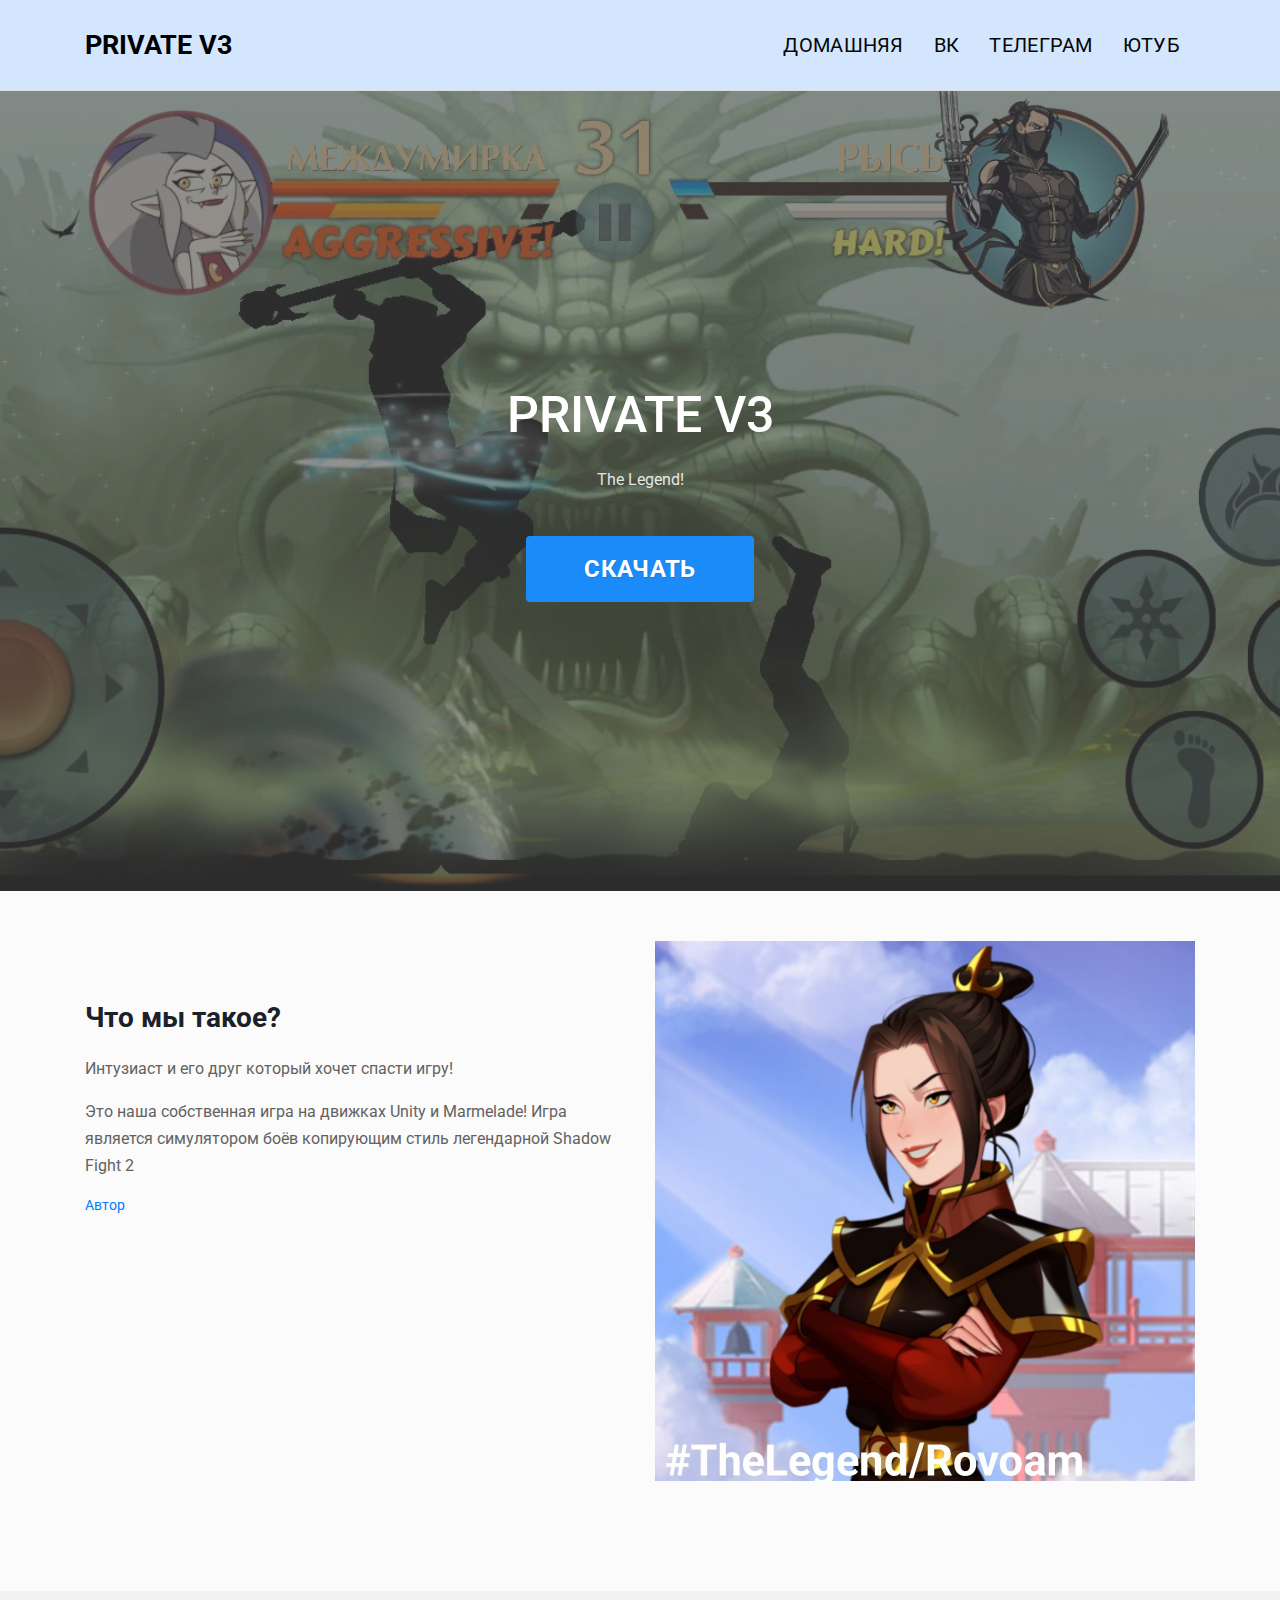
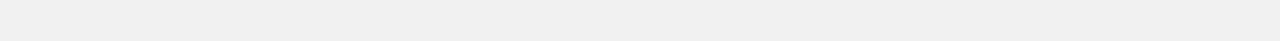
<file: index.html>
<!DOCTYPE html>
<html lang="ru"><head>
<meta charset="UTF-8"><meta name="viewport" content="width=device-width, initial-scale=1.0"><meta http-equiv="X-UA-Compatible" content="ie=edge"><title>Shadow Fight 2: The Legend</title><link rel="stylesheet" href="https://fonts.googleapis.com/css?family=Roboto:100,100italic,300,300italic,regular,italic,500,500italic,700,700italic,900,900italic&amp;subset=cyrillic"><link rel='stylesheet' href='https://use.fontawesome.com/releases/v5.2.0/css/all.css?ver=5.0.3' type='text/css' media='all' /><link rel='stylesheet' id='art_net_theme-material-icons-css' href='https://fonts.googleapis.com/icon?family=Material+Icons&#038;ver=5.0.3' type='text/css' media='all' /><link rel="stylesheet" href="css/bootstrap.min.css"><link rel="stylesheet" href="css/style.css"><link rel="stylesheet" href="./css/ant006_header.css"><link rel="stylesheet" href="./css/ant007_footer.css"><link rel="stylesheet" href="./css/ant012_welcome.css"><link rel="stylesheet" href="./css/ant011_team.css"><link rel="stylesheet" href="./css/ant010_blog.css"><link rel="stylesheet" href="./css/ant047_text.css"><link rel="stylesheet" href="./css/ant000_devider.css"></head>

<body>



    <!-- ШАПОЧКА -->
    <header id="ant-section__ant006_header">
        <div class="container">
            <div class="row">
                <div class="col-lg-3 col-md-12 col-sm-6 col-6  ant006_header-logo">
                    <a href="#0" title="Тут ничего нет))">PRIVATE V3</a>
                </div>
                <div class="col-lg-9 col-sm-6 col-md-12 col-6 ant006_header-menu-wrap">
                    <div class="ant006_header-toggle">
                        <i class="material-icons">⁝</i>
                    </div>
                    <nav class="ant006_header-container">
                        <ul class="menu">
                            <li><a href="#0">Домашняя</a></li>
                           
                              <!--  <ul class="sub-menu">-->
                                    <li class="menu-item"><a href="https://vk.com/the_rehoboam">ВК</a></li>
                                    <li class="menu-item"><a href="https://t.me/xcore_system">ТЕЛЕГРАМ</a></li>
                                    <li class="menu-item"><a href="https://www.youtube.com/channel/UCXs5sNQsCkjiZGN7UId55JA">ЮТУБ</a></li>
                                </ul>
                            </li>
                          
                        </ul>
                    </nav>
                </div>
            </div>
        </div>
    </header>
  

    <main>

        <section id="ant-section__ant012_welcome" class="ant-section__ant012_welcome ">

            <div class="banner-parallax" style="background-image: url(img/bigger.jpg);">

                <div class="overlay-colored color-bg-heading opacity-60"></div>

                <div class="slide-content">

                    <div class="container">
                        <div class="row">
                            <div class="col-md-12">

                                <div class="banner-center-box text-white">

                                    <h1>PRIVATE V3</h1>
                                    <div class="description">
                                        <p>The Legend!</p>
                                    </div>

                                    <a class="btn popup-btn xx-large rounded colorful hover-colorful-darken"
                                        href="https://vk.com/the_rehoboam" title="Скачать">
                                        Скачать</a>

                                </div>

                            </div>
                        </div>
                    </div>

                </div>
            </div>

        </section>
    
        <section class="ant-section__ant047_text">
            <div class="container">
                <div class="row justify-content-center mb-30-none">
                    <div class="col-lg-6">
                        <div class="service-content mt-60 mb-30 yobject-marked">
                            <h3 class="title">Что мы такое?</h3>
                            <p>Интузиаст и его друг который хочет спасти игру!</p>
                            <p>Это наша собственная игра на движках Unity и Marmelade! Игра является симулятором боёв копирующим стиль легендарной Shadow Fight 2</p>
                            <div class="button-group">
                                <a href="https://vk.com/the_rehoboam" class="custom-btn">Автор</a>
                            </div>
                        </div>
                    </div>
                    <div class="col-lg-6">
                        <div class="service-thumb mb-30">
                            <img src="img/J2E5GKQ1zn4ze9kodPnYgyMc4xTJlqCFeK14Bv2UPPXeUieFzZhgnrlE7PNVX2I5wSEfY3d0bA5dHJiyEJjkapxe.jpg" alt="about image">
                        </div>
                    </div>
                    <div class="col-lg-6">
                        <div class="service-thumb mb-30">
        
                        </div>
                    </div>
                </div>
            </div>
        </section>
        <section class="ant-section__ant000_devider "> 
        </section>
    </main>
    <script type='text/javascript' src='js/jquery.js'></script>
    <script type='text/javascript' src='js/jquery-migrate.min.js'></script>
    <script type='text/javascript' src='js/bootstrap.min.js'></script>
    <script src="./js/ant006_header.js"></script>
</body>

</html>
</file>
<file: css/style.css>
/*
Theme Name: art-net-theme-html
Theme URI: https://html6.com.ru
Author: html6.com.ru
Author URI: https://html6.com.ru
Description: Тема-оболочка для контент-секций.
Version: 1.0

*/

body {
    font-family: 'Roboto';
    font-size: 14px;
    font-weight: 400;
}

section,
header,
footer,
main {
	position: relative;
}

img {
	max-width: 100%;
}

p:last-child {
	margin-bottom: 0;
}

blockquote, q {
    padding-left: 10px;
    border-left: 2px solid #eee;
}

table {
	width: 100%;
}

table td, table th {
	padding: 10px 10px;
    border: 1px solid #c7c7c7;
}

table tr:nth-child(odd) td {
	background: #f1f1f1;
}



table tr:nth-child(even) td {
	background: #dadada;
}

/* SCROLL TO TOP */
.art_net_theme-scroll-to-top {
	width: 50px;
	height: 50px;
	text-align: center;
	font-weight: bold;
	text-decoration: none;
	position: fixed;
	bottom: 150px;
	right: 20px;
	display: none;
	z-index: 999;
	background-color: #44b2fe;
	transition: -webkit-transform 0.3s;
	transition: transform 0.3s;
	transition: transform 0.3s, -webkit-transform 0.3s;
	overflow: hidden;
}
.art_net_theme-scroll-to-top:before, .art_net_theme-scroll-to-top:after {
	content: '';
	position: absolute;
	display: block;
	top: 15px;
	background-color: #fff;
	height: 20px;
	width: 5px;
}
.art_net_theme-scroll-to-top:before {
	-webkit-transform: rotate(-45deg);
	      transform: rotate(-45deg);
	left: 28px;
	box-shadow: -8px 14px 0px 8px #1ba1fe;
}
.art_net_theme-scroll-to-top:after {
	-webkit-transform: rotate(45deg);
	      transform: rotate(45deg);
	right: 28px;
}
.art_net_theme-scroll-to-top:focus {
	outline: none;
}

/* CONTENT IMAGE */

img.alignleft {
    float: left;
    margin: 15px;
}

img.alignright {
    float: right;
    margin: 15px;
}

img.aligncenter {
    display: block;
    margin: 15px auto;
}

/* HEADERS SECTIONS */

.art_net_theme_header-section {
    text-align: center;
}

.art_net_theme_section-overtitle,
.art_net_theme_section-overtitle * {
    font-size: 24px;
    color: #0BBBF8;
    line-height: 30px;
}

.art_net_theme_section-title h2 {
    font-size: 35px;
    text-transform: uppercase;
    line-height: 60px;
    font-weight: bold;
    color: #313131;
}

.art_net_theme_section-subtitle,
.art_net_theme_section-subtitle * {
    font-size: 15px;
    color: #777777;
    line-height: 27px;
}

.art_net_theme_header-section div * {
    margin: 0;
    padding: 0;
}

.art_net_theme_section-title-separator {
    text-align: center;
    margin: 10px auto 23px;
}
</file>
<file: css/ant006_header.css>
body {
    font-family: 'Roboto';
    font-size: 14px;
    font-weight: 400;
}

#ant-section__ant006_header {
    font-weight: 400;
}
#ant-section__ant006_header {
    background: rgb(212, 230, 254);
    padding: 20px 0;
    position: relative;
    border-bottom:1px solid #ddd;
    /* box-shadow: 0 2px 5px #00001a; */
}

#ant-section__ant006_header .ant006_header-menu-wrap {
    display: flex;
    align-items: center;
    justify-content: flex-end;
}

.ant006_header-logo {
    min-height: 10px;
    align-items: center;
    display: flex;
}

.ant006_header-logo a {
    color: rgb(0, 0, 0);
    font-size: 27px;
    font-weight: bold;
}

nav.ant006_header-container > ul {
    margin: 0;
    padding: 0;
    list-style: none;
    display: flex;
    justify-content: flex-end;
    height: 100%;
    align-items: center;
}

nav.ant006_header-container li a {
    color: rgb(6, 6, 6);
    font-size: 20px;
    text-transform: uppercase;
    letter-spacing: 0.3px;
    position: relative;
    display: block;
    padding: 10px 15px;
}

nav.ant006_header-container li a:hover {
    color: #060e44;
    text-decoration: none;
}

nav.ant006_header-container {
    height: 100%;
}

nav.ant006_header-container > ul li {
    position: relative;
}

nav.ant006_header-container > ul > li > .sub-menu {
    background: #fff;
    right: 10px;
    opacity: 0;
    filter: alpha(opacity=0);
    padding: 15px;
    position: absolute;
    border-radius: 4px;
    top: 115%;
    -webkit-transition: all 0.3s ease 0s;
    transition: all 0.3s ease 0s;
    visibility: hidden;
    width: 200px;
    z-index: -99;
    box-shadow: 0px 30px 60px 0px rgba(0,0,0,0.08);
}

nav.ant006_header-container > ul > li:hover .sub-menu {
    top: 100%;
    opacity: 1;
    filter: alpha(opacity=100);
    z-index: 999;
    visibility: visible;
}

nav.ant006_header-container ul {
    list-style: none;
    margin-bottom: 0;
}

nav.ant006_header-container li .sub-menu a {
    border-bottom: 1px solid #eee;
    color: #333;
    cursor: pointer;
    border-radius: 5px;
    display: block;
    font-family: 'Montserrat', sans-serif;
    font-size: 13px;
    font-weight: 400;
    padding: 13px 10px 12px;
    text-transform: uppercase;
}

nav.ant006_header-container li .sub-menu li:last-child a {
    border-bottom: none;
}

nav.ant006_header-container li .sub-menu a:hover {
    color: #2668b9;
    text-decoration: none;
}

#ant-section__ant006_header .ant006_header-toggle {
    display: none;
    line-height: 1;
    cursor: pointer;
}

#ant-section__ant006_header .ant006_header-toggle i {
    font-size: 30px;
}

@media screen and (max-width: 991px) {
    #ant-section__ant006_header .ant006_header-menu-wrap {
        justify-content: center;
        margin-top: 20px;
    }
    .ant006_header-logo {
        justify-content: center;
    }
}

@media screen and (max-width: 767px) {
    #ant-section__ant006_header .ant006_header-menu-wrap {
        justify-content: flex-end;
        margin-top: 0px;
    }
    .ant006_header-logo {
        text-align: left;
    }
    .ant006_header-logo img {
        max-height: 45px;
    }
    #ant-section__ant006_header .ant006_header-toggle {
        display: block;
    }
    nav.ant006_header-container {
        display: none;
        position: absolute;
        right: 0;
        z-index: 999;
        background: #fff;
        top: 65px;
        width: 200%;
        box-shadow: 0px 5px 5px rgba(0, 0, 0, 0.1);
        height: auto;
    }
    nav.ant006_header-container > ul {
        justify-content: center;
    }
    nav.ant006_header-container {
        width: calc(200% - 30px);
        right: 15px;
    }
    nav.ant006_header-container > ul {
        flex-wrap: wrap;
    }
    nav.ant006_header-container > ul li {
        width: 100%;
        border-bottom: 1px solid #eee;
        text-align: center;
    }
    nav.ant006_header-container > ul li:last-child {
        border-bottom: none;
    }
    nav.ant006_header-container > ul li.menu-item-has-children:before {
        content: 'arrow_downward';
        font-family: 'Material Icons';
        position: absolute;
        z-index: 5;
        top: 0;
        right: 0;
        background-color: #f7f7f7;
        height: 100%;
        max-height: 42px;
        display: flex;
        align-items: center;
        padding: 0 20px;
    }
    nav.ant006_header-container > ul > li > .sub-menu {
        opacity: 1;
        visibility: visible;
        display: none;
        position: static;
        width: 100%;
        box-shadow: none;
        background: #f9f9f9;
    }
    .ant006_header-logo a {
        font-size: 25px;
    }
}

@media screen and (max-width: 576px) {
    .ant006_header-logo a {
        font-size: 20px;
    }
}
</file>
<file: css/ant007_footer.css>
#ant-section__ant007_footer {
	background-color: #232c35;
	padding: 80px 0 80px;
}

#ant-section__ant007_footer .footer-btn {
    width: 50%;
    font-size: 14px;
    height: 50px;
    line-height: 0;
}
#ant-section__ant007_footer .footer-item {}
#ant-section__ant007_footer .footer-item img {
    padding-bottom: 40px;
}
#ant-section__ant007_footer .footer-item p {
    color: #8d949c;
    font-size: 15px;
    letter-spacing: .2px;
	line-height: 28px;
	margin-bottom: 0;
} 
#ant-section__ant007_footer .footer-item a.btn {
	display: inline-block;
	background: #f87206;
	color: #fff;
	cursor: pointer;
    margin-top: 40px;
    font-size: 15px;
	letter-spacing: 1px;
	line-height: 24px;
	font-weight: 700;
	text-align: center;
	text-transform: uppercase;
	border: 2px solid transparent;
	padding: 13px 40px;
	border-radius: 5px;
	transition: all .5s;
	text-decoration: none;
}
#ant-section__ant007_footer .footer-item a.btn:hover {
	background: #fff;
	color: #f87206;
}
#ant-section__ant007_footer .footer-item span {
    color: #fff;
    font-size: 12px;
    padding-bottom: 5px;
    display: inline-block;
    font-weight: 700;
}
#ant-section__ant007_footer .footer-item h6 {
    color: #fff;
    font-weight: 700;
    font-size: 20px
}

#ant-section__ant007_footer .footer-menu {
	margin: 30px 0 0;
	padding: 0;
	list-style: none;
}
#ant-section__ant007_footer .footer-menu li {
	margin-bottom: 20px;
}
#ant-section__ant007_footer .footer-menu li:last-child {
	margin-bottom: 0;
}
#ant-section__ant007_footer .footer-menu li a {
    text-decoration: none;
    color: #8d949c;
    font-size: 14px;
    line-height: 1;
    text-transform: initial;
    letter-spacing: .4px;
}
#ant-section__ant007_footer .footer-menu li a:hover {
    color: #f87206; 
}
#ant-section__ant007_footer .ant007_footer__foter-item-wrap {
	padding-top: 40px;
}
#ant007_footer__copy-right {
	text-align: center;
    background: #0f0f0f;
    padding: 20px 0;
}
#ant007_footer__copy-right p {
	line-height: 25px;
    color: #8d949c;
    font-size: 16px;
    margin: 0;
}
</file>
<file: css/ant012_welcome.css>
.ant-section__ant012_welcome {
	position: relative;
	overflow: hidden;
}

.ant-section__ant012_welcome .banner-center-box {
	padding: 120px 0;
	max-height: 100%;
	max-width: 100%;
	width: 100%;
	text-align: center;
}

.ant-section__ant012_welcome .banner-center-box.text-white h1 {
	color: #fff;
}

.ant-section__ant012_welcome .slide-content h1 {
	position: relative;
	font-size: 50px;
	line-height: 70px;
}

.ant-section__ant012_welcome .banner-center-box.text-white .description {
	color: white;
}

.ant-section__ant012_welcome .slide-content .text-center .description {
	margin-left: auto;
	margin-right: auto;
}

.ant-section__ant012_welcome .slide-content .description {
	margin-top: 15px;
	line-height: 1.9;
	font-size: 16px;
	opacity: 0.85;
}

.ant-section__ant012_welcome .banner-center-box > * {
	position: relative;
}

.ant-section__ant012_welcome .color-bg-heading {
	background-color: #292f35;
}

.ant-section__ant012_welcome .opacity-60 {
	opacity: 0.60;
}

.ant-section__ant012_welcome .overlay-colored {
	z-index: 1;
	background: #4a4a4a;
}

.ant-section__ant012_welcome .overlay-colored,
.ant-section__ant012_welcome .overlay-pattern {
	position: absolute;
	width: 100%;
	height: 100%;
	top: 0;
	left: 0;
}

.ant-section__ant012_welcome .slide-content {
	height: 100%;
	width: 100%;
	position: relative;
	top: 0;
	z-index: 1;
}

.ant-section__ant012_welcome .banner-parallax {
	overflow: hidden;
	position: relative;
	/*background-color: #bbb;*/
	background-position: top center;
	background-size: cover;
	background-repeat: no-repeat;
}

.ant-section__ant012_welcome .banner-parallax.blured-bg > .bg-element {
	-webkit-filter: blur(5px);
	filter: blur(5px);
}

.ant-section__ant012_welcome .banner-parallax > .bg-element {
	position: absolute;
	width: 100%;
	height: 100%;
	background: no-repeat top center / cover;
}

.ant-section__ant012_welcome .banner-parallax > .bg-element + img {
	display: none;
}

.ant-section__ant012_welcome .banner-parallax,
.ant-section__ant012_welcome .banner-parallax .row > [class*="col-"] {
	min-height: 800px;
}

.ant-section__ant012_welcome .banner-parallax .row {
	display: flex;
	align-items: center;
}

.ant-section__ant012_welcome .banner-parallax .row > [class*="col-"] {
	display: flex;
	align-items: center;
}

.ant-section__ant012_welcome .banner-parallax .container,
.ant-section__ant012_welcome .banner-parallax .row,
.ant-section__ant012_welcome .banner-parallax .row > [class*="col-"] {
	height: 100%;
	z-index: 1;
}

.ant-section__ant012_welcome .btn.colorful,
.ant-section__ant012_welcome .btn.hover-colorful:hover {
	background-color: #1b8bf9;
	color: #fff;
	text-shadow: 1px 1px 1px rgba(0, 0, 0, 0.1);
	border-color: #1b8bf9;
	/*box-shadow: 0 3px 14px 4px rgba(27, 139, 249, 0.22);*/
}

.ant-section__ant012_welcome .btn.xx-large {
	padding: 12px 55px;
	font-size: 24px;
	border-width: 3px;
}

.ant-section__ant012_welcome .btn.rounded {
	border-radius: 999px;
}

.ant-section__ant012_welcome .banner-center-box > * {
	position: relative;
}

.ant-section__ant012_welcome .btn {
    margin-top: 40px;
	text-decoration: none;
	display: inline-block;
	padding: 17px 35px;
	font-size: 14px;
	border-radius: 2px;
	font-weight: 700;
	text-transform: uppercase;
	letter-spacing: 0.3px;
	text-align: center;
	border: 2px solid;
	/*box-shadow: 0 3px 14px 4px rgba(27, 139, 249, 0.22);*/
	transition: color 0.2s, background 0.2s, border-color 0.2s;
}

.ant-section__ant012_welcome .btn.colorful-darken, .ant-section__ant012_welcome .btn.hover-colorful-darken:hover {
    background-color: #067cef;
    color: #fff;
    text-shadow: 1px 1px 1px rgba(0, 0, 0, 0.1);
    border-color: #067cef;
    /*box-shadow: 0 3px 14px 4px rgba(6, 124, 239, 0.22);*/
}
</file>
<file: css/ant011_team.css>
.ant-section__ant011_team {
	padding: 50px 0 50px;
}

.ant-section__ant011_team .section-title h2 {
	font-weight: 700;
	position: relative;
	margin: 0;
	margin-top: -15px;
	font-size: 60px;
}

.ant-section__ant011_team .section-title {
	text-align: center;
}

.ant-section__ant011_team .section-title p {
	font-weight: 500;
	padding-top: 10px;
	font-size: 15px;
	line-height: 28px;
}

.ant-section__ant011_team .ant010_blog__items {
	padding-top: 40px;
}

.ant-section__ant011_team .team-member {
	background: #fff none repeat scroll 0 0;
	padding-bottom: 20px;
	text-align: center;
	margin-bottom: 10px;
	position: relative;
	overflow: hidden;
	transition: all 0.4s ease-in-out 0s;
	z-index: 2;
	text-align: left;
	font-family: 'Poppins', sans-serif;
}

.ant-section__ant011_team .team-member:hover .team-overlay {
	visibility: visible;
	transition: all 0.4s ease-in-out 0s;
	top: 0px;
}

.ant-section__ant011_team .team-thumb {
	position: relative;
	overflow: hidden;
	transition: all 0.4s ease-in-out 0s;
}

.ant-section__ant011_team .team-overlay {
	position: absolute;
	width: 100%;
	left: 0;
	height: 100%;
	top: 100%;
	background-color: rgba(248, 114, 6, 0.8);
	visibility: hidden;
	transition: all 0.4s ease-in-out 0s;
	text-align: center;
}

.ant-section__ant011_team .team-overlay ul {
	padding: 0;
	position: absolute;
	top: 50%;
	width: 100%;
	transform: translateY(-50%);
}

.ant-section__ant011_team .team-member img {
	width: 100%;
}

.ant-section__ant011_team .team-member h2 {
	font-size: 20px;
	margin-top: 20px;
	text-transform: capitalize;
	transition: all 0.4s ease-in-out 0s;
	color: #292929;
	margin-bottom: 5px;
}

.ant-section__ant011_team .team-member span {
	transition: all 0.4s ease-in-out 0s;
	color: #f87206;
	margin-bottom: 20px;
	display: inline-block;
	width: 100%;
	font-style: italic;
}

.ant-section__ant011_team .team-overlay li a {
	width: 30px;
	height: 30px;
	display: inline-block;
	border-radius: 100%;
	color: #fff;
	text-align: center;
	line-height: 30px;
	font-size: 20px;
}

.ant-section__ant011_team .team-overlay li {
	transition: 0.6s;
	-webkit-transition: 0.3s;
	-khtml-transition: 0.3s;
	-moz-transition: 0.3s;
	-ms-transition: 0.3s;
	-o-transition: 0.3s;
	display: inline-block;
	text-align: left;
	padding: 5px 0;
}

.ant-section__ant011_team .team-member:hover .team-overlay li {
	transform: translateY(0px);
}

.ant-section__ant011_team .team-overlay li:nth-child(1) {
	transform: translateY(20px);
	transition-delay: .1s;
}

.ant-section__ant011_team .team-overlay li:nth-child(2) {
	transform: translateY(40px);
	transition-delay: .2s;
}

.ant-section__ant011_team .team-overlay li:nth-child(3) {
	transform: translateY(60px);
	transition-delay: .3s;
}

.ant-section__ant011_team .team-overlay li:nth-child(4) {
	transform: translateY(80px);
	transition-delay: .4s;
}

.ant-section__ant011_team .team-overlay li:nth-child(5) {
	transform: translateY(100px);
	transition-delay: .5s;
}

.ant-section__ant011_team .team-member li i {
	color: #ffffff;
}

.ant-section__ant011_team .team-member li i:hover {
	color: #000;
}

.ant-section__ant011_team .testimonial-text.expert-team {
	position: relative;
	padding-bottom: 70px;
}

.ant-section__ant011_team .testimonial-text.expert-team::before {
	position: absolute;
	content: "";
	background-image: url(../img/team_sec_bg.png);
	width: 100%;
	height: 100%;
	top: 0;
	left: -165px;
	background-repeat: no-repeat;
	z-index: -1;
}

.art_net_theme_section-overtitle, .art_net_theme_section-overtitle * {
    font-size: 24px;
    color: #0BBBF8;
    line-height: 30px;
}

.art_net_theme_header-section {
    text-align: center;
}

.art_net_theme_section-title h2 {
    font-size: 35px;
    text-transform: uppercase;
    line-height: 60px;
    font-weight: bold;
    color: #313131;
}

.art_net_theme_section-subtitle, .art_net_theme_section-subtitle * {
    font-size: 15px;
    color: #777777;
    line-height: 27px;
}
</file>
<file: css/ant010_blog.css>
.art_net_theme_section-overtitle, .art_net_theme_section-overtitle * {
    font-size: 24px;
    color: #0BBBF8;
    line-height: 30px;
}

.art_net_theme_header-section {
    text-align: center;
}

.art_net_theme_section-title h2 {
    font-size: 35px;
    text-transform: uppercase;
    line-height: 60px;
    font-weight: bold;
    color: #313131;
}

.art_net_theme_section-subtitle, .art_net_theme_section-subtitle * {
    font-size: 15px;
    color: #777777;
    line-height: 27px;
}

.ant-section__ant010_blog {
	padding: 50px 0;
}

.ant-section__ant010_blog .section-title h2 {
	font-weight: 700;
	position: relative;
	margin: 0;
	margin-top: -15px;
	font-size: 60px;
}

.ant-section__ant010_blog .section-title {
	text-align: center;
}

.ant-section__ant010_blog .section-title p {
	font-weight: 500;
	padding-top: 10px;
	font-size: 15px;
	/*color: #757e85;*/
	line-height: 28px;
}

.ant-section__ant010_blog .ant010_blog__items {
	padding-top: 40px;
}

.ant-section__ant010_blog .news-img {
	overflow: hidden;
}

.ant-section__ant010_blog .news-img img {
	transition: all .5s;
	width: 100%;
}

.ant-section__ant010_blog .news-item:hover .news-img img {
	transform: scale(1.2);
}

.ant-section__ant010_blog .news-text h5 {
	font-size: 22px;
	font-weight: 600;
	letter-spacing: .6px;
	line-height: 30px;
	margin-top: 34px;
	text-transform: uppercase;
}

.ant-section__ant010_blog .news-item:hover .news-text h5 {
	color: #f87206;
}

.ant-section__ant010_blog .news-text p {
	margin-top: 13px;
	margin-bottom: 20px;
}

.ant-section__ant010_blog .news-det {
	background: #f7f7f7;
	padding: 20px 15px;
	border-radius: 5px;
}

.ant-section__ant010_blog .news-det a, .ant-section__ant010_blog .news-det span {
	color: #757e85;
	font-weight: 500;
	letter-spacing: .4px;
	text-decoration: none;
}

.ant-section__ant010_blog .news-det a:hover {
	color: #f87206;
}

.ant-section__ant010_blog .news-det a:nth-child(2) {
	float: right;
}
</file>
<file: css/ant047_text.css>
.ant-section__ant047_text {
    padding: 50px 0;
    background: #fbfbfb;
}

.ant-section__ant047_text h3 {
    color: #1c2029;
    font-weight: 700;
    margin-bottom: 20px;
}

.ant-section__ant047_text p {
    margin-top: 10px;
    font-size: 16px;
    color: #626262;
    line-height: 1.7;
}

.ant-section__ant047_text .mt-60 {
    margin-top: 60px;
}
.ant-section__ant047_text .mb-30 {
    margin-bottom: 30px;
}
</file>
<file: css/ant000_devider.css>
section.ant-section__ant000_devider {
    width: 100%;
    padding: 25px;
    text-align: center;
    text-transform: uppercase;
    font-size: 20px;
    background: #f1f1f1;
    color: #e2e2e2;
    letter-spacing: 10px;
}
</file>
